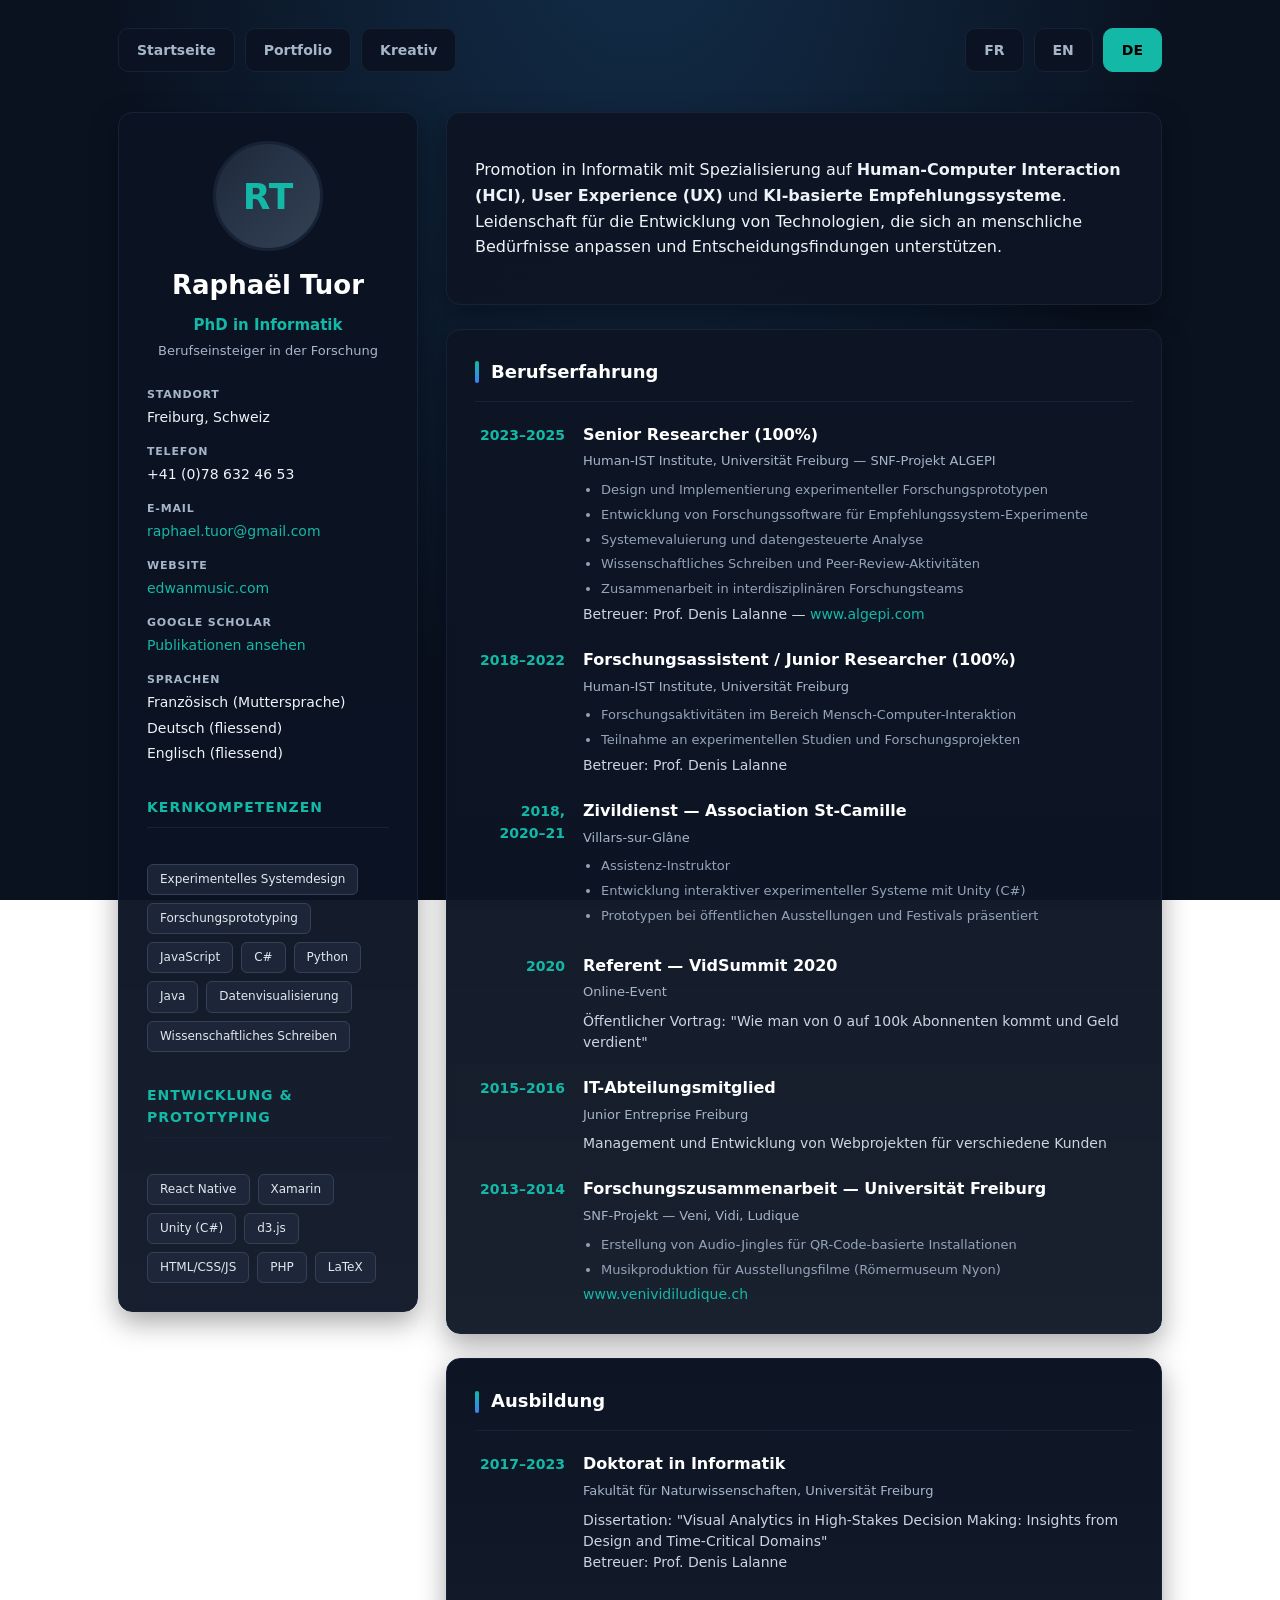
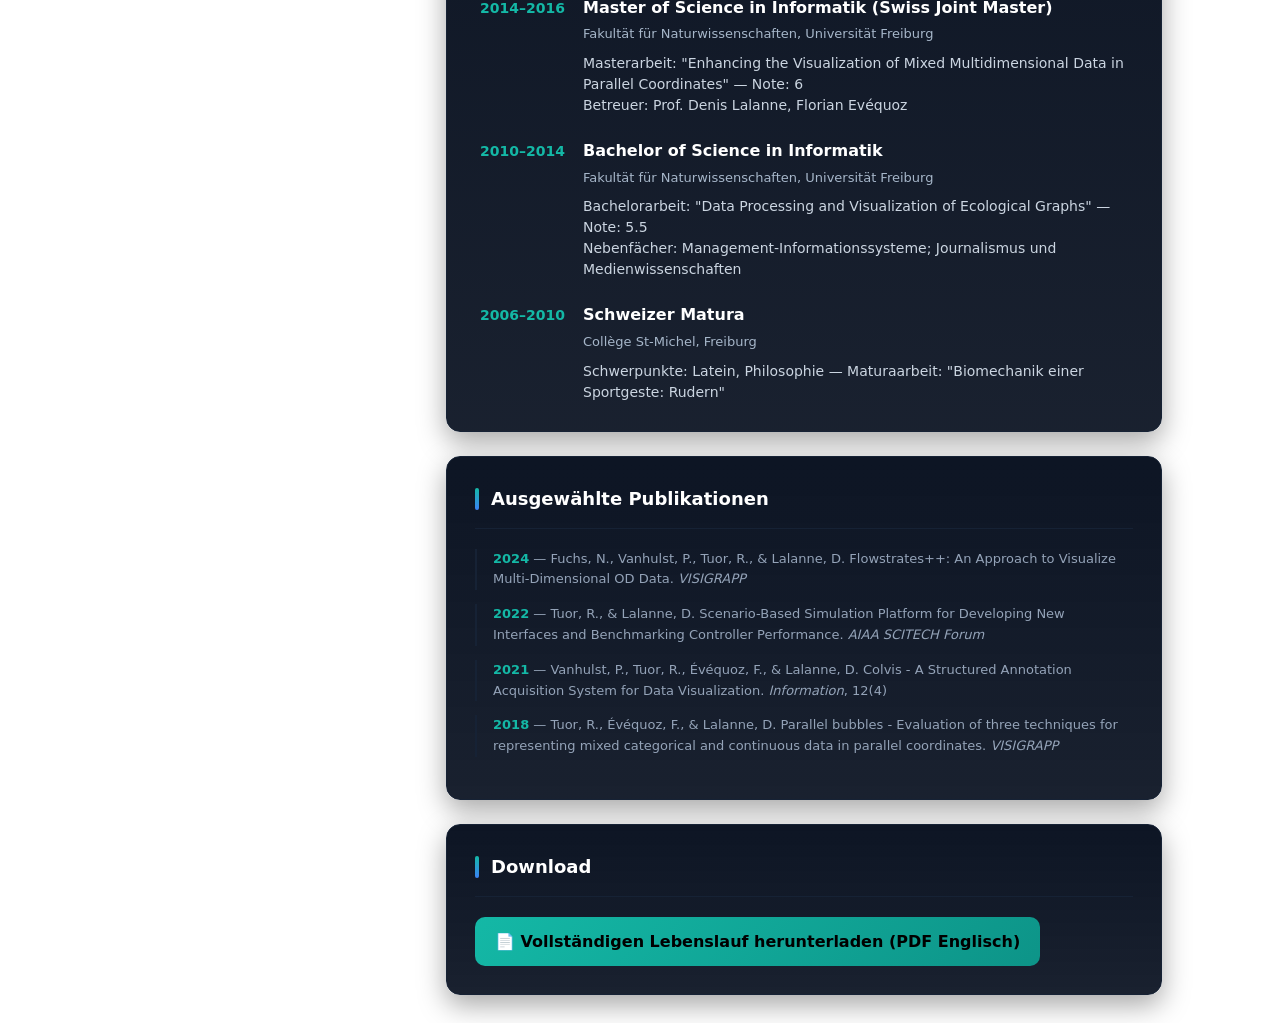
<file: public/cv-de.html>
<!doctype html>
<html lang="de">

<head>
  <meta charset="utf-8" />
  <meta name="viewport" content="width=device-width,initial-scale=1" />
  <title>Lebenslauf — Raphaël Tuor</title>

  <link rel="alternate" hreflang="fr" href="/cv.html">
  <link rel="alternate" hreflang="en" href="/cv-en.html">
  <link rel="alternate" hreflang="de" href="/cv-de.html">
  <link rel="alternate" hreflang="x-default" href="/cv.html">

  <meta name="theme-color" content="#0a1220" />
  <link rel="icon" href="/favicon.ico">
  <link rel="icon" type="image/svg+xml" href="/favicon.svg">

  <style>
    :root {
      --bg: #0a1220;
      --panel: #0b1323;
      --card: #0d1524;
      --border: #162235;
      --text: #eef3f8;
      --muted: #a6b6c9;
      --accent: #14b8a6;
      --accent2: #3b82f6;
      --shadow: 0 10px 28px rgba(0, 0, 0, .35);
      --max: 1100px;
      --br: 14px;
    }

    * {
      box-sizing: border-box
    }

    html,
    body {
      height: 100%
    }

    body {
      margin: 0;
      color: var(--text);
      font: 16px/1.6 system-ui, -apple-system, sans-serif;
      background: radial-gradient(ellipse at 50% -20%, #132f4c 0%, var(--bg) 60%) fixed;
    }

    a {
      color: var(--accent);
      text-decoration: none;
      transition: color .2s
    }

    a:hover {
      color: var(--accent2)
    }

    /* Layout */
    .app {
      display: grid;
      grid-template-columns: 300px 1fr;
      gap: 28px;
      max-width: var(--max);
      margin: 0 auto;
      padding: 28px;
    }

    /* Sidebar */
    .side {
      background: linear-gradient(180deg, var(--panel) 0%, rgba(11, 19, 35, 0.95) 100%);
      border: 1px solid var(--border);
      border-radius: var(--br);
      padding: 28px;
      position: sticky;
      top: 28px;
      height: fit-content;
      box-shadow: var(--shadow);
      display: flex;
      flex-direction: column;
      gap: 24px;
    }

    .me {
      text-align: center;
    }

    .me h1 {
      margin: 14px 0 6px;
      font-size: 26px;
      color: #fff;
      font-weight: 700;
    }

    .me .title {
      margin: 0;
      color: var(--accent);
      font-weight: 600;
      font-size: 15px;
    }

    .me .subtitle {
      margin: 4px 0 0;
      color: var(--muted);
      font-size: 13px;
    }

    .avatar-ph {
      width: 110px;
      height: 110px;
      margin: 0 auto;
      border-radius: 50%;
      background: linear-gradient(135deg, #1e293b, #334155);
      display: flex;
      align-items: center;
      justify-content: center;
      font-size: 36px;
      font-weight: 700;
      color: var(--accent);
      border: 3px solid var(--border);
    }

    .info-list {
      list-style: none;
      padding: 0;
      margin: 0;
      font-size: 14px;
      display: flex;
      flex-direction: column;
      gap: 14px;
    }

    .info-list li {
      display: flex;
      flex-direction: column;
      gap: 3px;
    }

    .info-list strong {
      color: var(--muted);
      font-size: 11px;
      text-transform: uppercase;
      letter-spacing: 0.8px;
    }

    .section-title {
      font-size: 14px;
      font-weight: 600;
      color: var(--accent);
      text-transform: uppercase;
      letter-spacing: 1px;
      margin: 8px 0 12px;
      padding-bottom: 8px;
      border-bottom: 1px solid var(--border);
    }

    .skills-tags {
      display: flex;
      flex-wrap: wrap;
      gap: 8px;
    }

    .tag {
      background: rgba(30, 41, 59, 0.8);
      color: #e2e8f0;
      padding: 5px 12px;
      border-radius: 6px;
      font-size: 12px;
      border: 1px solid #334155;
      transition: all 0.2s;
    }

    .tag:hover {
      border-color: var(--accent);
      background: rgba(20, 184, 166, 0.1);
    }

    /* Main Content */
    .main {
      display: flex;
      flex-direction: column;
      gap: 24px;
    }

    .card {
      background: linear-gradient(180deg, var(--card) 0%, rgba(13, 21, 36, 0.95) 100%);
      border: 1px solid var(--border);
      border-radius: var(--br);
      padding: 28px;
      box-shadow: var(--shadow);
      transition: border-color 0.3s;
    }

    .card:hover {
      border-color: #2a3a52;
    }

    .h2 {
      font-size: 18px;
      font-weight: 700;
      color: #fff;
      margin-bottom: 20px;
      display: flex;
      align-items: center;
      gap: 12px;
      padding-bottom: 14px;
      border-bottom: 1px solid var(--border);
    }

    .h2::before {
      content: '';
      width: 4px;
      height: 22px;
      background: linear-gradient(180deg, var(--accent), var(--accent2));
      border-radius: 2px;
    }

    /* Timeline */
    .timeline {
      display: flex;
      flex-direction: column;
      gap: 22px;
    }

    .item {
      display: grid;
      grid-template-columns: 90px 1fr;
      gap: 18px;
    }

    .year {
      font-weight: 700;
      color: var(--accent);
      font-feature-settings: "tnum";
      text-align: right;
      padding-top: 2px;
      font-size: 14px;
    }

    .details h3 {
      margin: 0 0 4px;
      font-size: 16px;
      color: #fff;
      font-weight: 600;
    }

    .details .role {
      color: var(--muted);
      font-size: 13px;
      font-weight: 500;
      margin-bottom: 8px;
      display: block;
    }

    .details p {
      margin: 0;
      font-size: 14px;
      color: #cbd5e1;
      line-height: 1.5;
    }

    .details ul {
      margin: 8px 0 0 18px;
      padding: 0;
      color: #94a3b8;
      font-size: 13px;
    }

    .details ul li {
      margin-bottom: 4px;
    }

    /* Nav */
    .nav-bar {
      grid-column: 1/-1;
      display: flex;
      gap: 12px;
      margin-bottom: 12px;
      justify-content: space-between;
      align-items: center;
    }

    .nav-links {
      display: flex;
      gap: 10px;
    }

    .nav-btn {
      background: var(--panel);
      border: 1px solid var(--border);
      padding: 10px 18px;
      border-radius: 10px;
      font-size: 14px;
      font-weight: 600;
      color: var(--muted);
      transition: all 0.2s;
    }

    .nav-btn:hover,
    .nav-btn.active {
      background: var(--accent);
      color: #000;
      border-color: var(--accent);
    }

    .dl-btn {
      display: inline-flex;
      align-items: center;
      gap: 8px;
      background: linear-gradient(135deg, var(--accent), #0d9488);
      color: #000;
      font-weight: 600;
      padding: 12px 20px;
      border-radius: 10px;
      transition: transform 0.2s, box-shadow 0.2s;
    }

    .dl-btn:hover {
      transform: translateY(-2px);
      box-shadow: 0 8px 20px rgba(20, 184, 166, 0.3);
      color: #000;
    }

    /* Publications */
    .pub-list {
      list-style: none;
      padding: 0;
      margin: 0;
    }

    .pub-list li {
      margin-bottom: 14px;
      padding-left: 16px;
      border-left: 2px solid var(--border);
      font-size: 13px;
      color: #94a3b8;
    }

    .pub-list .pub-year {
      color: var(--accent);
      font-weight: 600;
    }

    @media(max-width:800px) {
      .app {
        grid-template-columns: 1fr;
        padding: 16px;
        gap: 16px;
      }

      .side {
        position: static;
      }

      .item {
        grid-template-columns: 1fr;
        gap: 4px;
      }

      .year {
        text-align: left;
        font-size: 13px;
        margin-bottom: 2px;
      }
    }
  </style>
</head>

<body>

  <div class="app">
    <nav class="nav-bar">
      <div class="nav-links">
        <a href="/index-de.html" class="nav-btn">Startseite</a>
        <a href="/portfolio-de.html" class="nav-btn">Portfolio</a>
        <a href="/passions-de.html" class="nav-btn">Kreativ</a>
      </div>
      <div class="nav-links">
        <a href="/cv.html" class="nav-btn">FR</a>
        <a href="/cv-en.html" class="nav-btn">EN</a>
        <a href="/cv-de.html" class="nav-btn active">DE</a>
      </div>
    </nav>

    <aside class="side">
      <div class="me">
        <div class="avatar-ph">RT</div>
        <h1>Raphaël Tuor</h1>
        <p class="title">PhD in Informatik</p>
        <p class="subtitle">Berufseinsteiger in der Forschung</p>
      </div>

      <ul class="info-list">
        <li><strong>Standort</strong> Freiburg, Schweiz</li>
        <li><strong>Telefon</strong> +41 (0)78 632 46 53</li>
        <li><strong>E-Mail</strong> <a href="mailto:raphael.tuor@gmail.com">raphael.tuor@gmail.com</a></li>
        <li><strong>Website</strong> <a href="https://edwanmusic.com" target="_blank">edwanmusic.com</a></li>
        <li><strong>Google Scholar</strong> <a href="https://scholar.google.com/citations?user=jfMzWhYAAAAJ"
            target="_blank">Publikationen ansehen</a></li>
        <li><strong>Sprachen</strong>
          <span>Französisch (Muttersprache)</span>
          <span>Deutsch (fliessend)</span>
          <span>Englisch (fliessend)</span>
        </li>
      </ul>

      <div class="section-title">Kernkompetenzen</div>
      <div class="skills-tags">
        <span class="tag">Experimentelles Systemdesign</span>
        <span class="tag">Forschungsprototyping</span>
        <span class="tag">JavaScript</span>
        <span class="tag">C#</span>
        <span class="tag">Python</span>
        <span class="tag">Java</span>
        <span class="tag">Datenvisualisierung</span>
        <span class="tag">Wissenschaftliches Schreiben</span>
      </div>

      <div class="section-title">Entwicklung & Prototyping</div>
      <div class="skills-tags">
        <span class="tag">React Native</span>
        <span class="tag">Xamarin</span>
        <span class="tag">Unity (C#)</span>
        <span class="tag">d3.js</span>
        <span class="tag">HTML/CSS/JS</span>
        <span class="tag">PHP</span>
        <span class="tag">LaTeX</span>
      </div>
    </aside>

    <main class="main">

      <section class="card cv-intro">
        <p class="intro-text">Promotion in Informatik mit Spezialisierung auf <strong>Human-Computer Interaction
            (HCI)</strong>,
          <strong>User Experience (UX)</strong> und <strong>KI-basierte Empfehlungssysteme</strong>.
          Leidenschaft für die Entwicklung von Technologien, die sich an menschliche Bedürfnisse anpassen und
          Entscheidungsfindungen unterstützen.
        </p>
      </section>

      <section class="card">
        <div class="h2">Berufserfahrung</div>
        <div class="timeline">

          <div class="item">
            <div class="year">2023–2025</div>
            <div class="details">
              <h3>Senior Researcher (100%)</h3>
              <span class="role">Human-IST Institute, Universität Freiburg — SNF-Projekt ALGEPI</span>
              <ul>
                <li>Design und Implementierung experimenteller Forschungsprototypen</li>
                <li>Entwicklung von Forschungssoftware für Empfehlungssystem-Experimente</li>
                <li>Systemevaluierung und datengesteuerte Analyse</li>
                <li>Wissenschaftliches Schreiben und Peer-Review-Aktivitäten</li>
                <li>Zusammenarbeit in interdisziplinären Forschungsteams</li>
              </ul>
              <p>Betreuer: Prof. Denis Lalanne — <a href="https://www.algepi.com" target="_blank">www.algepi.com</a></p>
            </div>
          </div>

          <div class="item">
            <div class="year">2018–2022</div>
            <div class="details">
              <h3>Forschungsassistent / Junior Researcher (100%)</h3>
              <span class="role">Human-IST Institute, Universität Freiburg</span>
              <ul>
                <li>Forschungsaktivitäten im Bereich Mensch-Computer-Interaktion</li>
                <li>Teilnahme an experimentellen Studien und Forschungsprojekten</li>
              </ul>
              <p>Betreuer: Prof. Denis Lalanne</p>
            </div>
          </div>

          <div class="item">
            <div class="year">2018, 2020–21</div>
            <div class="details">
              <h3>Zivildienst — Association St-Camille</h3>
              <span class="role">Villars-sur-Glâne</span>
              <ul>
                <li>Assistenz-Instruktor</li>
                <li>Entwicklung interaktiver experimenteller Systeme mit Unity (C#)</li>
                <li>Prototypen bei öffentlichen Ausstellungen und Festivals präsentiert</li>
              </ul>
            </div>
          </div>

          <div class="item">
            <div class="year">2020</div>
            <div class="details">
              <h3>Referent — VidSummit 2020</h3>
              <span class="role">Online-Event</span>
              <p>Öffentlicher Vortrag: "Wie man von 0 auf 100k Abonnenten kommt und Geld verdient"</p>
            </div>
          </div>

          <div class="item">
            <div class="year">2015–2016</div>
            <div class="details">
              <h3>IT-Abteilungsmitglied</h3>
              <span class="role">Junior Entreprise Freiburg</span>
              <p>Management und Entwicklung von Webprojekten für verschiedene Kunden</p>
            </div>
          </div>

          <div class="item">
            <div class="year">2013–2014</div>
            <div class="details">
              <h3>Forschungszusammenarbeit — Universität Freiburg</h3>
              <span class="role">SNF-Projekt — Veni, Vidi, Ludique</span>
              <ul>
                <li>Erstellung von Audio-Jingles für QR-Code-basierte Installationen</li>
                <li>Musikproduktion für Ausstellungsfilme (Römermuseum Nyon)</li>
              </ul>
              <p><a href="https://www.venividiludique.ch" target="_blank">www.venividiludique.ch</a></p>
            </div>
          </div>

        </div>
      </section>

      <section class="card">
        <div class="h2">Ausbildung</div>
        <div class="timeline">

          <div class="item">
            <div class="year">2017–2023</div>
            <div class="details">
              <h3>Doktorat in Informatik</h3>
              <span class="role">Fakultät für Naturwissenschaften, Universität Freiburg</span>
              <p>Dissertation: "Visual Analytics in High-Stakes Decision Making: Insights from Design and Time-Critical
                Domains"</p>
              <p>Betreuer: Prof. Denis Lalanne</p>
            </div>
          </div>

          <div class="item">
            <div class="year">2014–2016</div>
            <div class="details">
              <h3>Master of Science in Informatik (Swiss Joint Master)</h3>
              <span class="role">Fakultät für Naturwissenschaften, Universität Freiburg</span>
              <p>Masterarbeit: "Enhancing the Visualization of Mixed Multidimensional Data in Parallel Coordinates" —
                Note: 6</p>
              <p>Betreuer: Prof. Denis Lalanne, Florian Evéquoz</p>
            </div>
          </div>

          <div class="item">
            <div class="year">2010–2014</div>
            <div class="details">
              <h3>Bachelor of Science in Informatik</h3>
              <span class="role">Fakultät für Naturwissenschaften, Universität Freiburg</span>
              <p>Bachelorarbeit: "Data Processing and Visualization of Ecological Graphs" — Note: 5.5</p>
              <p>Nebenfächer: Management-Informationssysteme; Journalismus und Medienwissenschaften</p>
            </div>
          </div>

          <div class="item">
            <div class="year">2006–2010</div>
            <div class="details">
              <h3>Schweizer Matura</h3>
              <span class="role">Collège St-Michel, Freiburg</span>
              <p>Schwerpunkte: Latein, Philosophie — Maturaarbeit: "Biomechanik einer Sportgeste: Rudern"</p>
            </div>
          </div>

        </div>
      </section>

      <section class="card">
        <div class="h2">Ausgewählte Publikationen</div>
        <ul class="pub-list">
          <li><span class="pub-year">2024</span> — Fuchs, N., Vanhulst, P., Tuor, R., & Lalanne, D. Flowstrates++: An
            Approach to Visualize Multi-Dimensional OD Data. <em>VISIGRAPP</em></li>
          <li><span class="pub-year">2022</span> — Tuor, R., & Lalanne, D. Scenario-Based Simulation Platform for
            Developing New Interfaces and Benchmarking Controller Performance. <em>AIAA SCITECH Forum</em></li>
          <li><span class="pub-year">2021</span> — Vanhulst, P., Tuor, R., Évéquoz, F., & Lalanne, D. Colvis - A
            Structured Annotation Acquisition System for Data Visualization. <em>Information</em>, 12(4)</li>
          <li><span class="pub-year">2018</span> — Tuor, R., Évéquoz, F., & Lalanne, D. Parallel bubbles - Evaluation of
            three techniques for representing mixed categorical and continuous data in parallel coordinates.
            <em>VISIGRAPP</em>
          </li>
        </ul>
      </section>

      <section class="card">
        <div class="h2">Download</div>
        <a class="dl-btn" href="/assets/cv/cv-en.pdf" target="_blank" rel="noopener" download="Raphael_Tuor_CV.pdf">
          📄 Vollständigen Lebenslauf herunterladen (PDF Englisch)
        </a>
      </section>

    </main>
  </div>

</body>

</html>
</file>
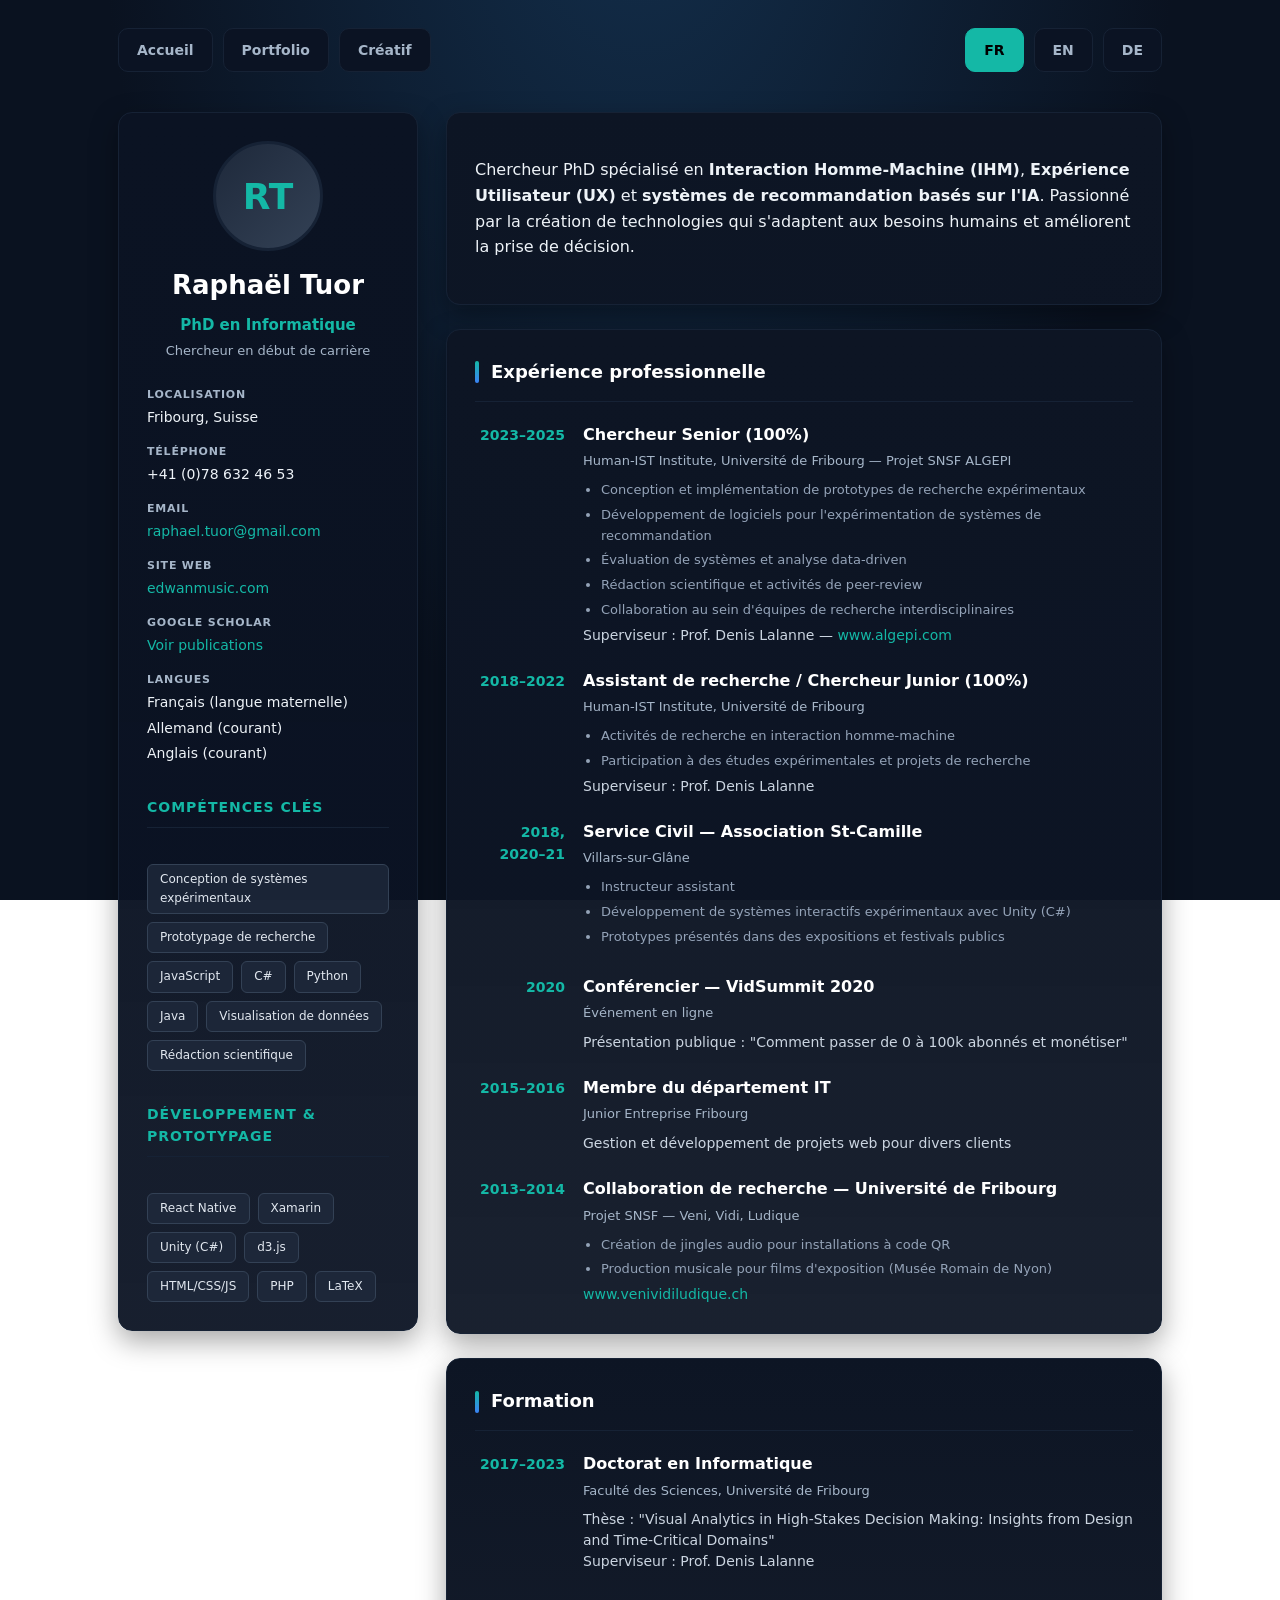
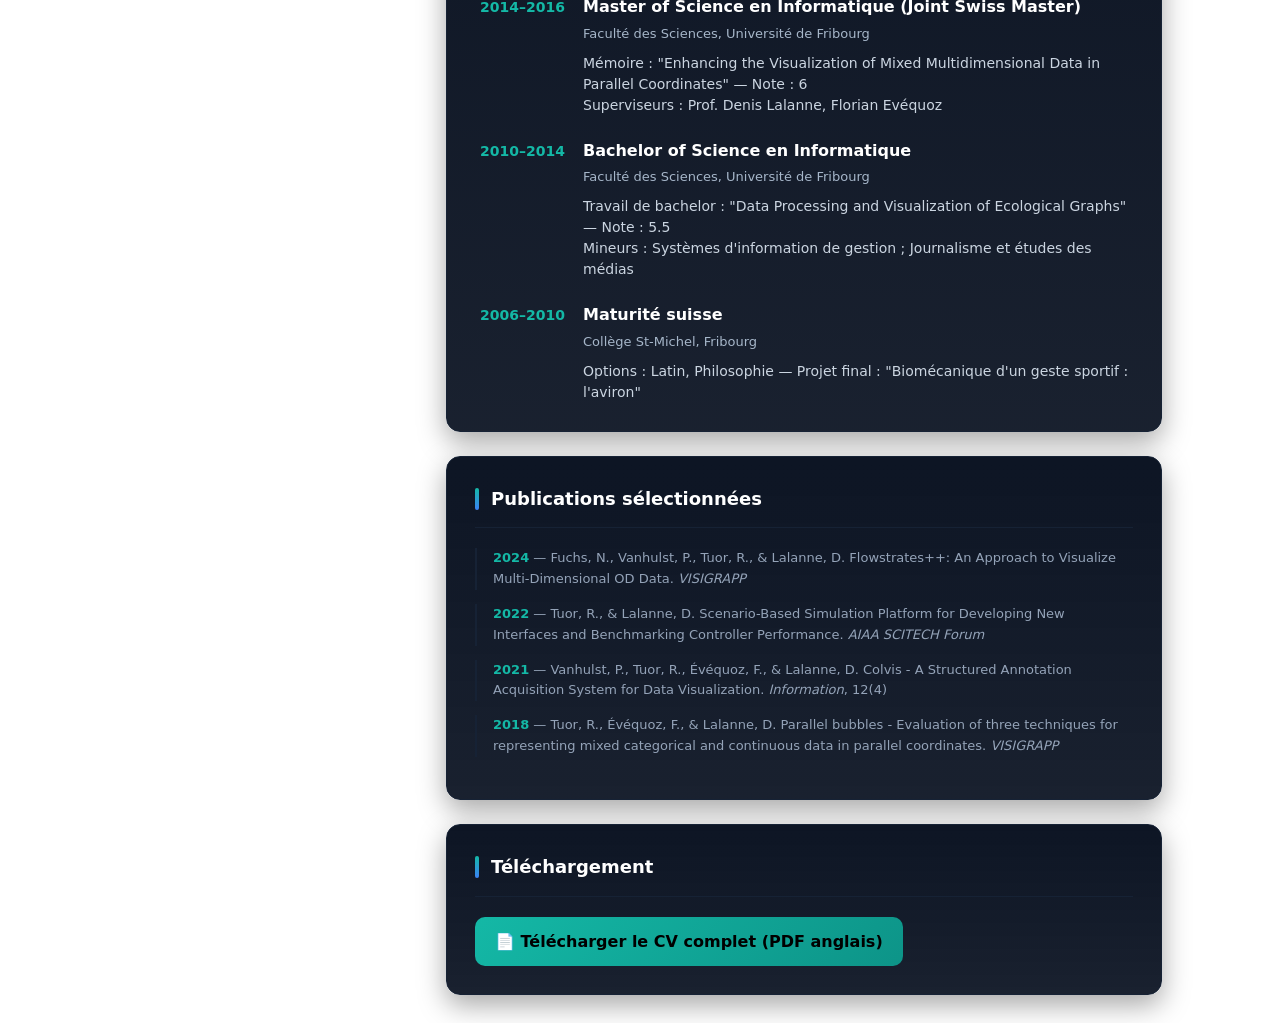
<file: public/cv.html>
<!doctype html>
<html lang="fr">

<head>
  <meta charset="utf-8" />
  <meta name="viewport" content="width=device-width,initial-scale=1" />
  <title>CV — Raphaël Tuor</title>

  <link rel="alternate" hreflang="fr" href="/cv.html">
  <link rel="alternate" hreflang="en" href="/cv-en.html">
  <link rel="alternate" hreflang="de" href="/cv-de.html">
  <link rel="alternate" hreflang="x-default" href="/cv.html">

  <meta name="theme-color" content="#0a1220" />
  <link rel="icon" href="/favicon.ico">
  <link rel="icon" type="image/svg+xml" href="/favicon.svg">

  <style>
    :root {
      --bg: #0a1220;
      --panel: #0b1323;
      --card: #0d1524;
      --border: #162235;
      --text: #eef3f8;
      --muted: #a6b6c9;
      --accent: #14b8a6;
      --accent2: #3b82f6;
      --shadow: 0 10px 28px rgba(0, 0, 0, .35);
      --max: 1100px;
      --br: 14px;
    }

    * {
      box-sizing: border-box
    }

    html,
    body {
      height: 100%
    }

    body {
      margin: 0;
      color: var(--text);
      font: 16px/1.6 system-ui, -apple-system, sans-serif;
      background: radial-gradient(ellipse at 50% -20%, #132f4c 0%, var(--bg) 60%) fixed;
    }

    a {
      color: var(--accent);
      text-decoration: none;
      transition: color .2s
    }

    a:hover {
      color: var(--accent2)
    }

    /* Layout */
    .app {
      display: grid;
      grid-template-columns: 300px 1fr;
      gap: 28px;
      max-width: var(--max);
      margin: 0 auto;
      padding: 28px;
    }

    /* Sidebar */
    .side {
      background: linear-gradient(180deg, var(--panel) 0%, rgba(11, 19, 35, 0.95) 100%);
      border: 1px solid var(--border);
      border-radius: var(--br);
      padding: 28px;
      position: sticky;
      top: 28px;
      height: fit-content;
      box-shadow: var(--shadow);
      display: flex;
      flex-direction: column;
      gap: 24px;
    }

    .me {
      text-align: center;
    }

    .me h1 {
      margin: 14px 0 6px;
      font-size: 26px;
      color: #fff;
      font-weight: 700;
    }

    .me .title {
      margin: 0;
      color: var(--accent);
      font-weight: 600;
      font-size: 15px;
    }

    .me .subtitle {
      margin: 4px 0 0;
      color: var(--muted);
      font-size: 13px;
    }

    .avatar-ph {
      width: 110px;
      height: 110px;
      margin: 0 auto;
      border-radius: 50%;
      background: linear-gradient(135deg, #1e293b, #334155);
      display: flex;
      align-items: center;
      justify-content: center;
      font-size: 36px;
      font-weight: 700;
      color: var(--accent);
      border: 3px solid var(--border);
    }

    .info-list {
      list-style: none;
      padding: 0;
      margin: 0;
      font-size: 14px;
      display: flex;
      flex-direction: column;
      gap: 14px;
    }

    .info-list li {
      display: flex;
      flex-direction: column;
      gap: 3px;
    }

    .info-list strong {
      color: var(--muted);
      font-size: 11px;
      text-transform: uppercase;
      letter-spacing: 0.8px;
    }

    .section-title {
      font-size: 14px;
      font-weight: 600;
      color: var(--accent);
      text-transform: uppercase;
      letter-spacing: 1px;
      margin: 8px 0 12px;
      padding-bottom: 8px;
      border-bottom: 1px solid var(--border);
    }

    .skills-tags {
      display: flex;
      flex-wrap: wrap;
      gap: 8px;
    }

    .tag {
      background: rgba(30, 41, 59, 0.8);
      color: #e2e8f0;
      padding: 5px 12px;
      border-radius: 6px;
      font-size: 12px;
      border: 1px solid #334155;
      transition: all 0.2s;
    }

    .tag:hover {
      border-color: var(--accent);
      background: rgba(20, 184, 166, 0.1);
    }

    /* Main Content */
    .main {
      display: flex;
      flex-direction: column;
      gap: 24px;
    }

    .card {
      background: linear-gradient(180deg, var(--card) 0%, rgba(13, 21, 36, 0.95) 100%);
      border: 1px solid var(--border);
      border-radius: var(--br);
      padding: 28px;
      box-shadow: var(--shadow);
      transition: border-color 0.3s;
    }

    .card:hover {
      border-color: #2a3a52;
    }

    .h2 {
      font-size: 18px;
      font-weight: 700;
      color: #fff;
      margin-bottom: 20px;
      display: flex;
      align-items: center;
      gap: 12px;
      padding-bottom: 14px;
      border-bottom: 1px solid var(--border);
    }

    .h2::before {
      content: '';
      width: 4px;
      height: 22px;
      background: linear-gradient(180deg, var(--accent), var(--accent2));
      border-radius: 2px;
    }

    /* Timeline */
    .timeline {
      display: flex;
      flex-direction: column;
      gap: 22px;
    }

    .item {
      display: grid;
      grid-template-columns: 90px 1fr;
      gap: 18px;
    }

    .year {
      font-weight: 700;
      color: var(--accent);
      font-feature-settings: "tnum";
      text-align: right;
      padding-top: 2px;
      font-size: 14px;
    }

    .details h3 {
      margin: 0 0 4px;
      font-size: 16px;
      color: #fff;
      font-weight: 600;
    }

    .details .role {
      color: var(--muted);
      font-size: 13px;
      font-weight: 500;
      margin-bottom: 8px;
      display: block;
    }

    .details p {
      margin: 0;
      font-size: 14px;
      color: #cbd5e1;
      line-height: 1.5;
    }

    .details ul {
      margin: 8px 0 0 18px;
      padding: 0;
      color: #94a3b8;
      font-size: 13px;
    }

    .details ul li {
      margin-bottom: 4px;
    }

    /* Nav */
    .nav-bar {
      grid-column: 1/-1;
      display: flex;
      gap: 12px;
      margin-bottom: 12px;
      justify-content: space-between;
      align-items: center;
    }

    .nav-links {
      display: flex;
      gap: 10px;
    }

    .nav-btn {
      background: var(--panel);
      border: 1px solid var(--border);
      padding: 10px 18px;
      border-radius: 10px;
      font-size: 14px;
      font-weight: 600;
      color: var(--muted);
      transition: all 0.2s;
    }

    .nav-btn:hover,
    .nav-btn.active {
      background: var(--accent);
      color: #000;
      border-color: var(--accent);
    }

    .dl-btn {
      display: inline-flex;
      align-items: center;
      gap: 8px;
      background: linear-gradient(135deg, var(--accent), #0d9488);
      color: #000;
      font-weight: 600;
      padding: 12px 20px;
      border-radius: 10px;
      transition: transform 0.2s, box-shadow 0.2s;
    }

    .dl-btn:hover {
      transform: translateY(-2px);
      box-shadow: 0 8px 20px rgba(20, 184, 166, 0.3);
      color: #000;
    }

    /* Publications */
    .pub-list {
      list-style: none;
      padding: 0;
      margin: 0;
    }

    .pub-list li {
      margin-bottom: 14px;
      padding-left: 16px;
      border-left: 2px solid var(--border);
      font-size: 13px;
      color: #94a3b8;
    }

    .pub-list .pub-year {
      color: var(--accent);
      font-weight: 600;
    }

    @media(max-width:800px) {
      .app {
        grid-template-columns: 1fr;
        padding: 16px;
        gap: 16px;
      }

      .side {
        position: static;
      }

      .item {
        grid-template-columns: 1fr;
        gap: 4px;
      }

      .year {
        text-align: left;
        font-size: 13px;
        margin-bottom: 2px;
      }
    }
  </style>
</head>

<body>

  <div class="app">
    <nav class="nav-bar">
      <div class="nav-links">
        <a href="/index.html" class="nav-btn">Accueil</a>
        <a href="/portfolio.html" class="nav-btn">Portfolio</a>
        <a href="/passions.html" class="nav-btn">Créatif</a>
      </div>
      <div class="nav-links">
        <a href="/cv.html" class="nav-btn active">FR</a>
        <a href="/cv-en.html" class="nav-btn">EN</a>
        <a href="/cv-de.html" class="nav-btn">DE</a>
      </div>
    </nav>

    <aside class="side">
      <div class="me">
        <div class="avatar-ph">RT</div>
        <h1>Raphaël Tuor</h1>
        <p class="title">PhD en Informatique</p>
        <p class="subtitle">Chercheur en début de carrière</p>
      </div>

      <ul class="info-list">
        <li><strong>Localisation</strong> Fribourg, Suisse</li>
        <li><strong>Téléphone</strong> +41 (0)78 632 46 53</li>
        <li><strong>Email</strong> <a href="mailto:raphael.tuor@gmail.com">raphael.tuor@gmail.com</a></li>
        <li><strong>Site web</strong> <a href="https://edwanmusic.com" target="_blank">edwanmusic.com</a></li>
        <li><strong>Google Scholar</strong> <a href="https://scholar.google.com/citations?user=jfMzWhYAAAAJ"
            target="_blank">Voir publications</a></li>
        <li><strong>Langues</strong>
          <span>Français (langue maternelle)</span>
          <span>Allemand (courant)</span>
          <span>Anglais (courant)</span>
        </li>
      </ul>

      <div class="section-title">Compétences clés</div>
      <div class="skills-tags">
        <span class="tag">Conception de systèmes expérimentaux</span>
        <span class="tag">Prototypage de recherche</span>
        <span class="tag">JavaScript</span>
        <span class="tag">C#</span>
        <span class="tag">Python</span>
        <span class="tag">Java</span>
        <span class="tag">Visualisation de données</span>
        <span class="tag">Rédaction scientifique</span>
      </div>

      <div class="section-title">Développement & Prototypage</div>
      <div class="skills-tags">
        <span class="tag">React Native</span>
        <span class="tag">Xamarin</span>
        <span class="tag">Unity (C#)</span>
        <span class="tag">d3.js</span>
        <span class="tag">HTML/CSS/JS</span>
        <span class="tag">PHP</span>
        <span class="tag">LaTeX</span>
      </div>
    </aside>

    <main class="main">

      <section class="card cv-intro">
        <p class="intro-text">Chercheur PhD spécialisé en <strong>Interaction Homme-Machine (IHM)</strong>,
          <strong>Expérience Utilisateur (UX)</strong> et <strong>systèmes de recommandation basés sur l'IA</strong>.
          Passionné par la création de technologies qui s'adaptent aux besoins humains et améliorent la prise de
          décision.
        </p>
      </section>

      <section class="card">
        <div class="h2">Expérience professionnelle</div>
        <div class="timeline">

          <div class="item">
            <div class="year">2023–2025</div>
            <div class="details">
              <h3>Chercheur Senior (100%)</h3>
              <span class="role">Human-IST Institute, Université de Fribourg — Projet SNSF ALGEPI</span>
              <ul>
                <li>Conception et implémentation de prototypes de recherche expérimentaux</li>
                <li>Développement de logiciels pour l'expérimentation de systèmes de recommandation</li>
                <li>Évaluation de systèmes et analyse data-driven</li>
                <li>Rédaction scientifique et activités de peer-review</li>
                <li>Collaboration au sein d'équipes de recherche interdisciplinaires</li>
              </ul>
              <p>Superviseur : Prof. Denis Lalanne — <a href="https://www.algepi.com" target="_blank">www.algepi.com</a>
              </p>
            </div>
          </div>

          <div class="item">
            <div class="year">2018–2022</div>
            <div class="details">
              <h3>Assistant de recherche / Chercheur Junior (100%)</h3>
              <span class="role">Human-IST Institute, Université de Fribourg</span>
              <ul>
                <li>Activités de recherche en interaction homme-machine</li>
                <li>Participation à des études expérimentales et projets de recherche</li>
              </ul>
              <p>Superviseur : Prof. Denis Lalanne</p>
            </div>
          </div>

          <div class="item">
            <div class="year">2018, 2020–21</div>
            <div class="details">
              <h3>Service Civil — Association St-Camille</h3>
              <span class="role">Villars-sur-Glâne</span>
              <ul>
                <li>Instructeur assistant</li>
                <li>Développement de systèmes interactifs expérimentaux avec Unity (C#)</li>
                <li>Prototypes présentés dans des expositions et festivals publics</li>
              </ul>
            </div>
          </div>

          <div class="item">
            <div class="year">2020</div>
            <div class="details">
              <h3>Conférencier — VidSummit 2020</h3>
              <span class="role">Événement en ligne</span>
              <p>Présentation publique : "Comment passer de 0 à 100k abonnés et monétiser"</p>
            </div>
          </div>

          <div class="item">
            <div class="year">2015–2016</div>
            <div class="details">
              <h3>Membre du département IT</h3>
              <span class="role">Junior Entreprise Fribourg</span>
              <p>Gestion et développement de projets web pour divers clients</p>
            </div>
          </div>

          <div class="item">
            <div class="year">2013–2014</div>
            <div class="details">
              <h3>Collaboration de recherche — Université de Fribourg</h3>
              <span class="role">Projet SNSF — Veni, Vidi, Ludique</span>
              <ul>
                <li>Création de jingles audio pour installations à code QR</li>
                <li>Production musicale pour films d'exposition (Musée Romain de Nyon)</li>
              </ul>
              <p><a href="https://www.venividiludique.ch" target="_blank">www.venividiludique.ch</a></p>
            </div>
          </div>

        </div>
      </section>

      <section class="card">
        <div class="h2">Formation</div>
        <div class="timeline">

          <div class="item">
            <div class="year">2017–2023</div>
            <div class="details">
              <h3>Doctorat en Informatique</h3>
              <span class="role">Faculté des Sciences, Université de Fribourg</span>
              <p>Thèse : "Visual Analytics in High-Stakes Decision Making: Insights from Design and Time-Critical
                Domains"</p>
              <p>Superviseur : Prof. Denis Lalanne</p>
            </div>
          </div>

          <div class="item">
            <div class="year">2014–2016</div>
            <div class="details">
              <h3>Master of Science en Informatique (Joint Swiss Master)</h3>
              <span class="role">Faculté des Sciences, Université de Fribourg</span>
              <p>Mémoire : "Enhancing the Visualization of Mixed Multidimensional Data in Parallel Coordinates" — Note :
                6</p>
              <p>Superviseurs : Prof. Denis Lalanne, Florian Evéquoz</p>
            </div>
          </div>

          <div class="item">
            <div class="year">2010–2014</div>
            <div class="details">
              <h3>Bachelor of Science en Informatique</h3>
              <span class="role">Faculté des Sciences, Université de Fribourg</span>
              <p>Travail de bachelor : "Data Processing and Visualization of Ecological Graphs" — Note : 5.5</p>
              <p>Mineurs : Systèmes d'information de gestion ; Journalisme et études des médias</p>
            </div>
          </div>

          <div class="item">
            <div class="year">2006–2010</div>
            <div class="details">
              <h3>Maturité suisse</h3>
              <span class="role">Collège St-Michel, Fribourg</span>
              <p>Options : Latin, Philosophie — Projet final : "Biomécanique d'un geste sportif : l'aviron"</p>
            </div>
          </div>

        </div>
      </section>

      <section class="card">
        <div class="h2">Publications sélectionnées</div>
        <ul class="pub-list">
          <li><span class="pub-year">2024</span> — Fuchs, N., Vanhulst, P., Tuor, R., & Lalanne, D. Flowstrates++: An
            Approach to Visualize Multi-Dimensional OD Data. <em>VISIGRAPP</em></li>
          <li><span class="pub-year">2022</span> — Tuor, R., & Lalanne, D. Scenario-Based Simulation Platform for
            Developing New Interfaces and Benchmarking Controller Performance. <em>AIAA SCITECH Forum</em></li>
          <li><span class="pub-year">2021</span> — Vanhulst, P., Tuor, R., Évéquoz, F., & Lalanne, D. Colvis - A
            Structured Annotation Acquisition System for Data Visualization. <em>Information</em>, 12(4)</li>
          <li><span class="pub-year">2018</span> — Tuor, R., Évéquoz, F., & Lalanne, D. Parallel bubbles - Evaluation of
            three techniques for representing mixed categorical and continuous data in parallel coordinates.
            <em>VISIGRAPP</em>
          </li>
        </ul>
      </section>

      <section class="card">
        <div class="h2">Téléchargement</div>
        <a class="dl-btn" href="/assets/cv/cv-en.pdf" target="_blank" rel="noopener" download="Raphael_Tuor_CV.pdf">
          📄 Télécharger le CV complet (PDF anglais)
        </a>
      </section>

    </main>
  </div>

</body>

</html>
</file>
